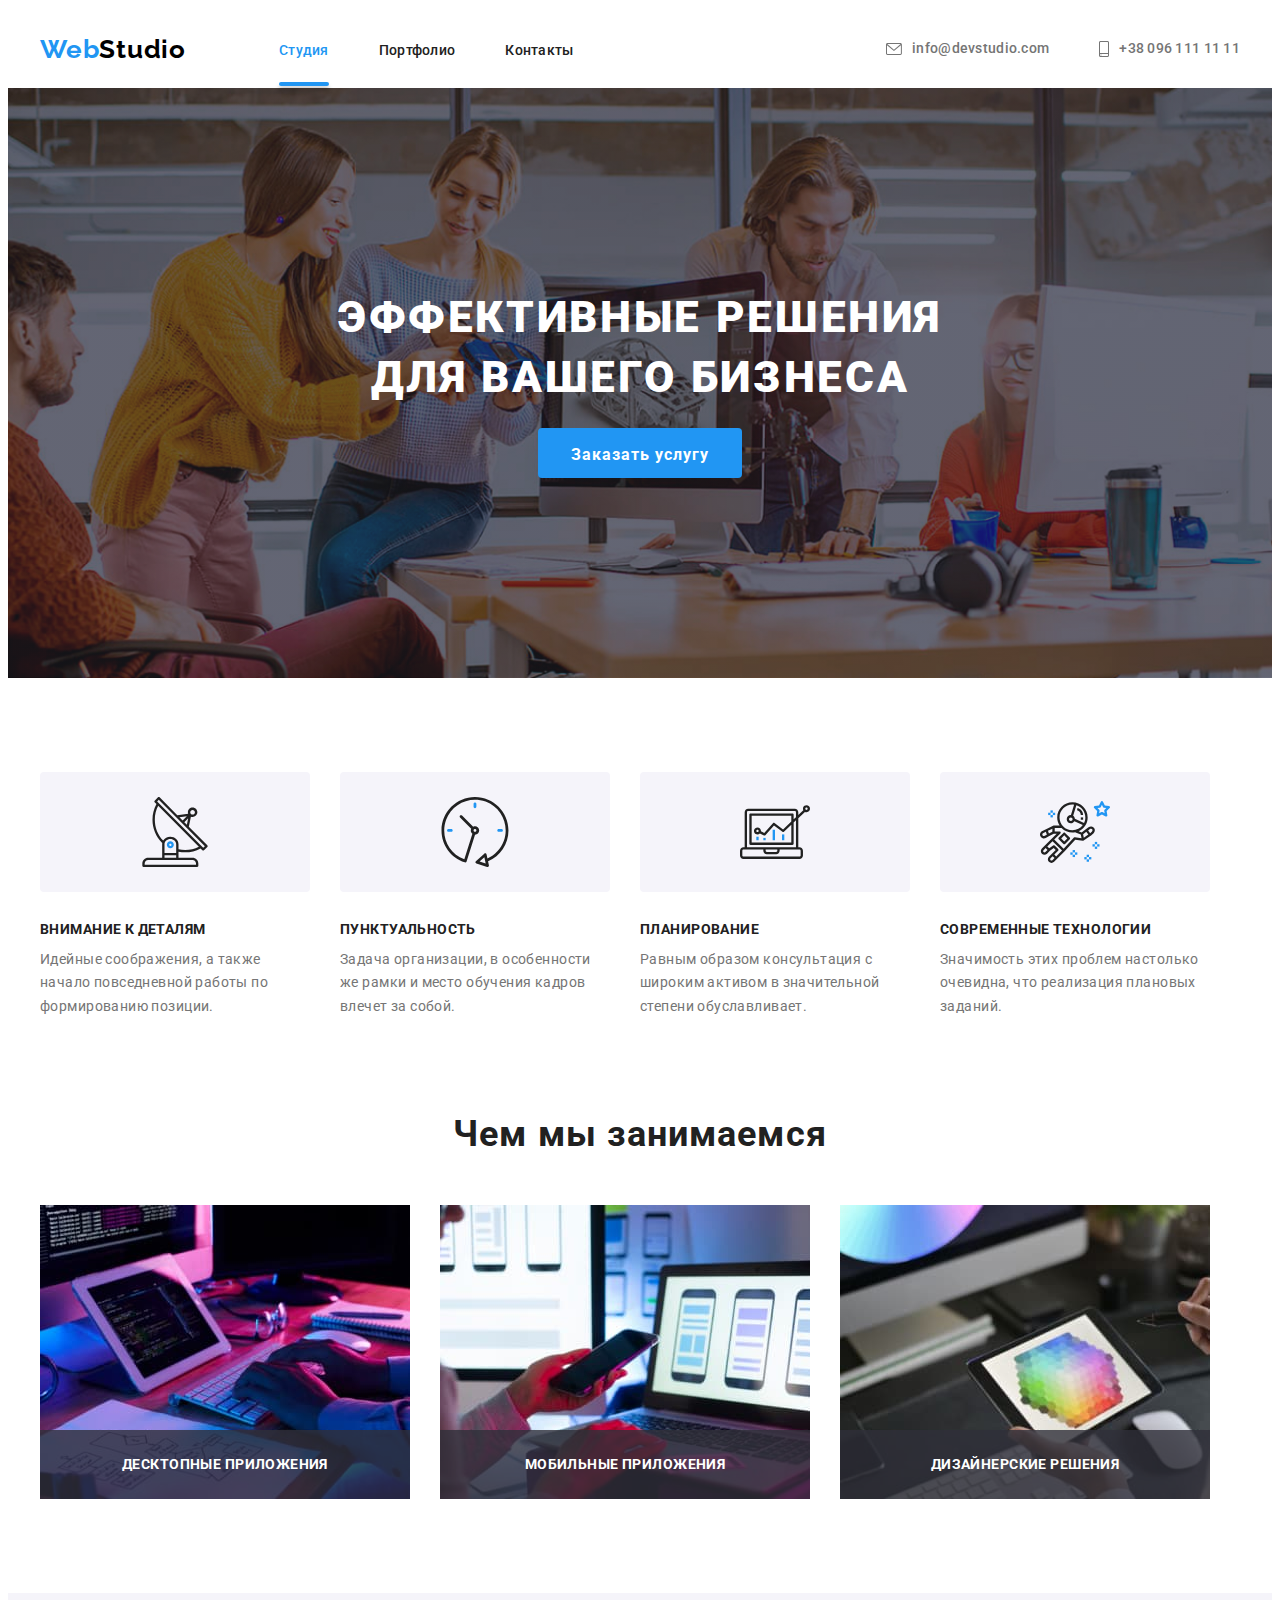
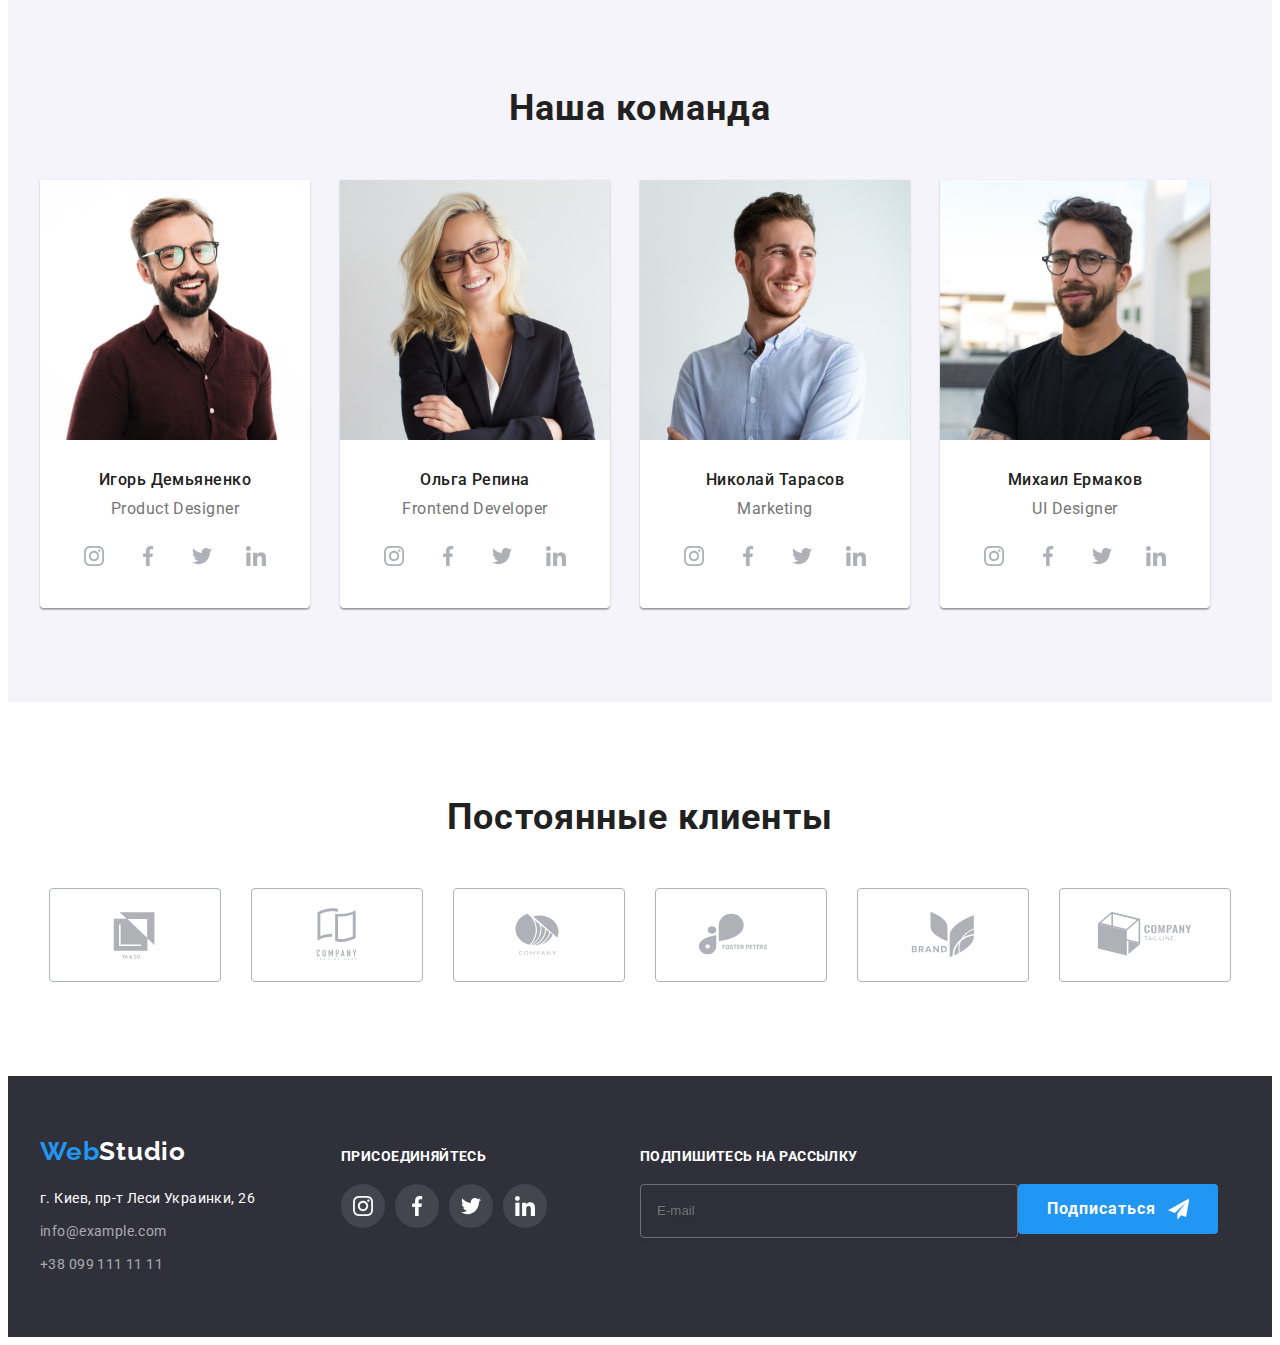
<file: index.html>
<!DOCTYPE html>
<html lang="ru">
  <head>
    <meta charset="UTF-8" />
    <meta http-equiv="X-UA-Compatible" content="IE=edge" />
    <meta name="viewport" content="width=device-width, initial-scale=1.0" />
    <link rel="preconnect" href="https://fonts.googleapis.com" />
    <link rel="preconnect" href="https://fonts.gstatic.com" crossorigin />
    <link
      href="https://fonts.googleapis.com/css2?family=Raleway:wght@700&family=Roboto:wght@400;500;700;900&display=swap"
      rel="stylesheet"
    />
    <link
      rel="stylesheet"
      href="https://cdnjs.cloudflare.com/ajax/libs/modern-normalize/1.1.0/modern-normalize.min.css"
      integrity="sha512-wpPYUAdjBVSE4KJnH1VR1HeZfpl1ub8YT/NKx4PuQ5NmX2tKuGu6U/JRp5y+Y8XG2tV+wKQpNHVUX03MfMFn9Q=="
      crossorigin="anonymous"
      referrerpolicy="no-referrer"
    />
    <title>WebStudio</title>
    <link rel="stylesheet" href="./css/styles.css" />
  </head>
  <body>
    <header class="header">
      <div class="container">
        <nav class="header-nav">
          <a href="./index.html" lang="en" class="logo header-logo"
            ><span class="logo-web">Web</span><span class="logo-studio-header">Studio</span></a
          >
          <ul class="header-list list">
            <li class="header-list-item">
              <a href="./index.html" class="header-link link current">Студия</a>
            </li>
            <li class="header-list-item">
              <a href="./portfolio.html" class="header-link link">Портфолио</a>
            </li>
            <li class="header-list-item"><a href="" class="header-link link">Контакты</a></li>
          </ul>
          <div class="header-contacts">
            <a href="mailto=info@devstudio.com" class="header-mail link">
              <svg class="header-icon" width="16" height="12">
                <use href="./images/icon/icons.svg#icon-envelope"></use>
              </svg>
              info@devstudio.com</a
            >
            <a href="tel=+380961111111" class="header-tel link"
              ><svg class="header-icon" width="10" height="16">
                <use href="./images/icon/icons.svg#icon-smartphone"></use>
              </svg>
              +38 096 111 11 11</a
            >
          </div>
        </nav>
      </div>
    </header>

    <main>
      <section class="hero">
        <h1 class="hero-title">Эффективные решения для вашего бизнеса</h1>
        <button type="button" class="btn" data-modal-open>Заказать услугу</button>
      </section>
      <section class="about">
        <div class="container">
          <h2 class="visually-hidden">Преимущества</h2>
          <ul class="about-list list">
            <li class="about-item">
              <div class="about-icon-list">
                <svg class="about-icon" width="70" height="70">
                  <use href="./images/icon/icons.svg#icon-antenna"></use>
                </svg>
              </div>
              <h3 class="about-list-title">Внимание к деталям</h3>
              <p class="about-list-text">
                Идейные соображения, а также начало повседневной работы по формированию позиции.
              </p>
            </li>
            <li class="about-item">
              <div class="about-icon-list">
                <svg class="about-icon" width="70" height="70">
                  <use href="./images/icon/icons.svg#icon-clock"></use>
                </svg>
              </div>
              <h3 class="about-list-title">Пунктуальность</h3>
              <p class="about-list-text">
                Задача организации, в особенности же рамки и место обучения кадров влечет за собой.
              </p>
            </li>
            <li class="about-item">
              <div class="about-icon-list">
                <svg class="about-icon" width="70" height="70">
                  <use href="./images/icon/icons.svg#icon-diagram"></use>
                </svg>
              </div>
              <h3 class="about-list-title">Планирование</h3>
              <p class="about-list-text">
                Равным образом консультация с широким активом в значительной степени обуславливает.
              </p>
            </li>
            <li class="about-item">
              <div class="about-icon-list">
                <svg class="about-icon" width="70" height="70">
                  <use href="./images/icon/icons.svg#icon-astronaut"></use>
                </svg>
              </div>
              <h3 class="about-list-title">Современные технологии</h3>
              <p class="about-list-text">
                Значимость этих проблем настолько очевидна, что реализация плановых заданий.
              </p>
            </li>
          </ul>
        </div>
      </section>
      <section class="work">
        <div class="container">
          <h2 class="work-title">Чем мы занимаемся</h2>
          <ul class="work-list list">
            <li class="work-list-item">
              <img
                src="./images/work/box-1.jpg"
                alt="руки возле ноутбука"
                width="370"
                height="295"
              />
              <p class="work-item-text">Десктопные приложения</p>
            </li>
            <li class="work-list-item">
              <img
                src="./images/work/box-2.jpg"
                alt="тестирование мобильного приложения"
                width="370"
                height="295"
              />
              <p class="work-item-text">Мобильные приложения</p>
            </li>
            <li class="work-list-item">
              <img src="./images/work/box-3.jpg" alt="цветовая гамма" width="370" height="295" />
              <p class="work-item-text">Дизайнерские решения</p>
            </li>
          </ul>
        </div>
      </section>
      <section class="team">
        <div class="container">
          <h2 class="team-title">Наша команда</h2>
          <ul class="team-list list">
            <li class="team-list-item">
              <img
                src="./images/team/master-1.jpg"
                alt="наш работник Игорь Демьяненко"
                width="270"
                height="260"
              />
              <h3 class="team-list-name">Игорь Демьяненко</h3>
              <p lang="en" class="team-list-prof">Product Designer</p>
              <ul class="team-sos-list list">
                <li class="team-soc-item">
                  <a href="" class="team-soc-link link">
                    <svg class="team-soc-icon" width="20" height="20">
                      <use href="./images/icon/icons.svg#icon-instagram"></use>
                    </svg>
                  </a>
                </li>
                <li class="team-soc-item">
                  <a href="" class="team-soc-link link">
                    <svg class="team-soc-icon" width="20" height="20">
                      <use href="./images/icon/icons.svg#icon-facebook"></use>
                    </svg>
                  </a>
                </li>
                <li class="team-soc-item">
                  <a href="" class="team-soc-link link">
                    <svg class="team-soc-icon" width="20" height="20">
                      <use href="./images/icon/icons.svg#icon-twitter"></use>
                    </svg>
                  </a>
                </li>
                <li class="team-soc-item">
                  <a href="" class="team-soc-link link">
                    <svg class="team-soc-icon" width="20" height="20">
                      <use href="./images/icon/icons.svg#icon-linkedin"></use>
                    </svg>
                  </a>
                </li>
              </ul>
            </li>
            <li class="team-list-item">
              <img
                src="./images/team/master-2.jpg"
                alt="наша работница Ольга Репина"
                width="270"
                height="260"
              />
              <h3 class="team-list-name">Ольга Репина</h3>
              <p lang="en" class="team-list-prof">Frontend Developer</p>
              <ul class="team-sos-list list">
                <li class="team-soc-item">
                  <a href="" class="team-soc-link link">
                    <svg class="team-soc-icon" width="20" height="20">
                      <use href="./images/icon/icons.svg#icon-instagram"></use>
                    </svg>
                  </a>
                </li>
                <li class="team-soc-item">
                  <a href="" class="team-soc-link link">
                    <svg class="team-soc-icon" width="20" height="20">
                      <use href="./images/icon/icons.svg#icon-facebook"></use>
                    </svg>
                  </a>
                </li>
                <li class="team-soc-item">
                  <a href="" class="team-soc-link link">
                    <svg class="team-soc-icon" width="20" height="20">
                      <use href="./images/icon/icons.svg#icon-twitter"></use>
                    </svg>
                  </a>
                </li>
                <li class="team-soc-item">
                  <a href="" class="team-soc-link link">
                    <svg class="team-soc-icon" width="20" height="20">
                      <use href="./images/icon/icons.svg#icon-linkedin"></use>
                    </svg>
                  </a>
                </li>
              </ul>
            </li>
            <li class="team-list-item">
              <img
                src="./images/team/master-3.jpg"
                alt="наш работник Николай Тарасов"
                width="270"
                height="260"
              />
              <h3 class="team-list-name">Николай Тарасов</h3>
              <p lang="en" class="team-list-prof">Marketing</p>
              <ul class="team-sos-list list">
                <li class="team-soc-item">
                  <a href="" class="team-soc-link link">
                    <svg class="team-soc-icon" width="20" height="20">
                      <use href="./images/icon/icons.svg#icon-instagram"></use>
                    </svg>
                  </a>
                </li>
                <li class="team-soc-item">
                  <a href="" class="team-soc-link link">
                    <svg class="team-soc-icon" width="20" height="20">
                      <use href="./images/icon/icons.svg#icon-facebook"></use>
                    </svg>
                  </a>
                </li>
                <li class="team-soc-item">
                  <a href="" class="team-soc-link link">
                    <svg class="team-soc-icon" width="20" height="20">
                      <use href="./images/icon/icons.svg#icon-twitter"></use>
                    </svg>
                  </a>
                </li>
                <li class="team-soc-item">
                  <a href="" class="team-soc-link link">
                    <svg class="team-soc-icon" width="20" height="20">
                      <use href="./images/icon/icons.svg#icon-linkedin"></use>
                    </svg>
                  </a>
                </li>
              </ul>
            </li>
            <li class="team-list-item">
              <img
                src="./images/team/master-4.jpg"
                alt="наш работник Михаил Ермаков"
                width="270"
                height="260"
              />
              <h3 class="team-list-name">Михаил Ермаков</h3>
              <p lang="en" class="team-list-prof">UI Designer</p>
              <ul class="team-sos-list list">
                <li class="team-soc-item">
                  <a href="" class="team-soc-link link">
                    <svg class="team-soc-icon" width="20" height="20">
                      <use href="./images/icon/icons.svg#icon-instagram"></use>
                    </svg>
                  </a>
                </li>
                <li class="team-soc-item">
                  <a href="" class="team-soc-link link">
                    <svg class="team-soc-icon" width="20" height="20">
                      <use href="./images/icon/icons.svg#icon-facebook"></use>
                    </svg>
                  </a>
                </li>
                <li class="team-soc-item">
                  <a href="" class="team-soc-link link">
                    <svg class="team-soc-icon" width="20" height="20">
                      <use href="./images/icon/icons.svg#icon-twitter"></use>
                    </svg>
                  </a>
                </li>
                <li class="team-soc-item">
                  <a href="" class="team-soc-link link">
                    <svg class="team-soc-icon" width="20" height="20">
                      <use href="./images/icon/icons.svg#icon-linkedin"></use>
                    </svg>
                  </a>
                </li>
              </ul>
            </li>
          </ul>
        </div>
      </section>
      <section class="clients">
        <div class="container">
          <h2 class="clients-title">Постоянные клиенты</h2>
          <ul class="clients-list list">
            <li class="clients-item">
              <a href="" class="clients-list-link link">
                <svg class="clients-icon" width="106" height="60">
                  <use href="./images/icon/icons.svg#icon-logoyaco"></use>
                </svg>
              </a>
            </li>
            <li class="clients-item">
              <a href="" class="clients-list-link link">
                <svg class="clients-icon" width="106" height="60">
                  <use href="./images/icon/icons.svg#icon-logotagline"></use>
                </svg>
              </a>
            </li>
            <li class="clients-item">
              <a href="" class="clients-list-link link">
                <svg class="clients-icon" width="106" height="60">
                  <use href="./images/icon/icons.svg#icon-logocompany"></use>
                </svg>
              </a>
            </li>
            <li class="clients-item">
              <a href="" class="clients-list-link link">
                <svg class="clients-icon" width="106" height="60">
                  <use href="./images/icon/icons.svg#icon-logofoster"></use>
                </svg>
              </a>
            </li>
            <li class="clients-item">
              <a href="" class="clients-list-link link">
                <svg class="clients-icon" width="106" height="60">
                  <use href="./images/icon/icons.svg#icon-logobrand"></use>
                </svg>
              </a>
            </li>
            <li class="clients-item">
              <a href="" class="clients-list-link link">
                <svg class="clients-icon" width="106" height="60">
                  <use href="./images/icon/icons.svg#icon-logotag"></use>
                </svg>
              </a>
            </li>
          </ul>
        </div>
      </section>
    </main>
    <footer class="footer">
      <div class="container">
        <div class="address">
          <a href="./index.html" lang="en" class="logo">
            <span class="logo-web">Web</span><span class="logo-studio-footer">Studio</span></a
          >
          <address class="footer-address">
            <ul class="footer-list list">
              <li class="footer-list-item">
                <a href="" class="footer-list-address link">г. Киев, пр-т Леси Украинки, 26</a>
              </li>
              <li class="footer-list-item">
                <a href="mailto=info@example.com" class="footer-mail link">info@example.com</a>
              </li>
              <li class="footer-list-item">
                <a href="tel=+380991111111" class="fotter-tel link">+38 099 111 11 11</a>
              </li>
            </ul>
          </address>
        </div>
        <div class="join">
          <h2 class="join-header">присоединяйтесь</h2>
          <ul class="join-soc-list list">
            <li class="join-soc-item">
              <a href="" class="join-soc-link link">
                <svg class="join-soc-icon" width="20" height="20">
                  <use href="./images/icon/icons.svg#icon-instagram"></use>
                </svg>
              </a>
            </li>
            <li class="join-soc-item">
              <a href="" class="join-soc-link link">
                <svg class="join-soc-icon" width="20" height="20">
                  <use href="./images/icon/icons.svg#icon-facebook"></use>
                </svg>
              </a>
            </li>
            <li class="join-soc-item">
              <a href="" class="join-soc-link link">
                <svg class="join-soc-icon" width="20" height="20">
                  <use href="./images/icon/icons.svg#icon-twitter"></use>
                </svg>
              </a>
            </li>
            <li class="join-soc-item">
              <a href="" class="join-soc-link link">
                <svg class="join-soc-icon" width="20" height="20">
                  <use href="./images/icon/icons.svg#icon-linkedin"></use>
                </svg>
              </a>
            </li>
          </ul>
        </div>
        <div class="subscribe">
          <h2 class="subscribe-header">Подпишитесь на рассылку</h2>
          <div class="subscribe-wrap">
          <form class="footer-modal">
            <label>
                <input type="mail" class="input-footer" placeholder="E-mail">
            </label>
          </form>
          <button type="button" class="btn">Подписаться
            <svg class="footer-modal-icon" width="24" height="24">
              <use href="./images/icon/icons.svg#icon-send"></use>
            </svg>
          </button>
        </div>
        </div>
      </div>
    </footer>
    <div class="backdrop is-hidden" data-modal>
      <div class="modal">
        <button type="button" class="modal-close-btn" data-modal-close>
          <svg class="modal-icon" width="20" height="20">
            <use href="./images/icon/icons.svg#icon-close"></use>
          </svg>
        </button>
        <p class="modal-header">
          Оставьте свои данные, мы вам перезвоним
        </p>
        <form class="modal-form">
          <div class="modal-field">
          <label class="modal-label" for="username">Имя</label>
          <div class="input-wrap">
             <input type="text" class="modal-input" name="username" id="username" required>
              <svg class="input-icon" width="18" height="18">
              <use href="./images/icon/icons.svg#icon-person"></use>
            </svg>
          </div>
          </div>
        <div class="modal-field">
          <label class="modal-label" for="user-tel">Телефон</label>
              <div class="input-wrap">
            <input type="tel" class="modal-input" name="phone-number" id="user-tel" required>
                <svg class="input-icon" width="18" height="18">
              <use href="./images/icon/icons.svg#icon-phone"></use>
            </svg>
              </div>
            </div>
            <div class="modal-field">
          <label class="modal-label" for="user-mail">Почта</label>
          <div class="input-wrap">
            <input type="mail" class="modal-input" name="mail" id="user-mail" required>
            <svg class="input-icon" width="18" height="18">
              <use href="./images/icon/icons.svg#icon-email"></use>
            </svg>
          </div>
          </div>
          <div class="modal-field">
          <label class="modal-label" for="coment">Комментарий</label>
            <textarea class="modal-coment" name="comemt" id="coment" placeholder="Введите текст"></textarea>
          
        </div>
        <div class="modal-field check-wrap">
          <input type="checkbox" name="privacy" id="privacy" class="input-check visually-hidden" required>
          <label for="privacy" class="check-text">
            <span>
            <svg class="check-icon" width="16" height="15">
              <use href="./images/icon/icons.svg#icon-check"></use>
            </svg>
          </span>Соглашаюсь с рассылкой и принимаю &nbsp; <a href="">Условия договора</a></label>
        </div>
          <button type="submit" class="btn modal-btn-send">Отправить</button>
         </form>
      </div>
      </div>

    <script src="./js/modal.js"></script>
  </body>
</html>
</file>
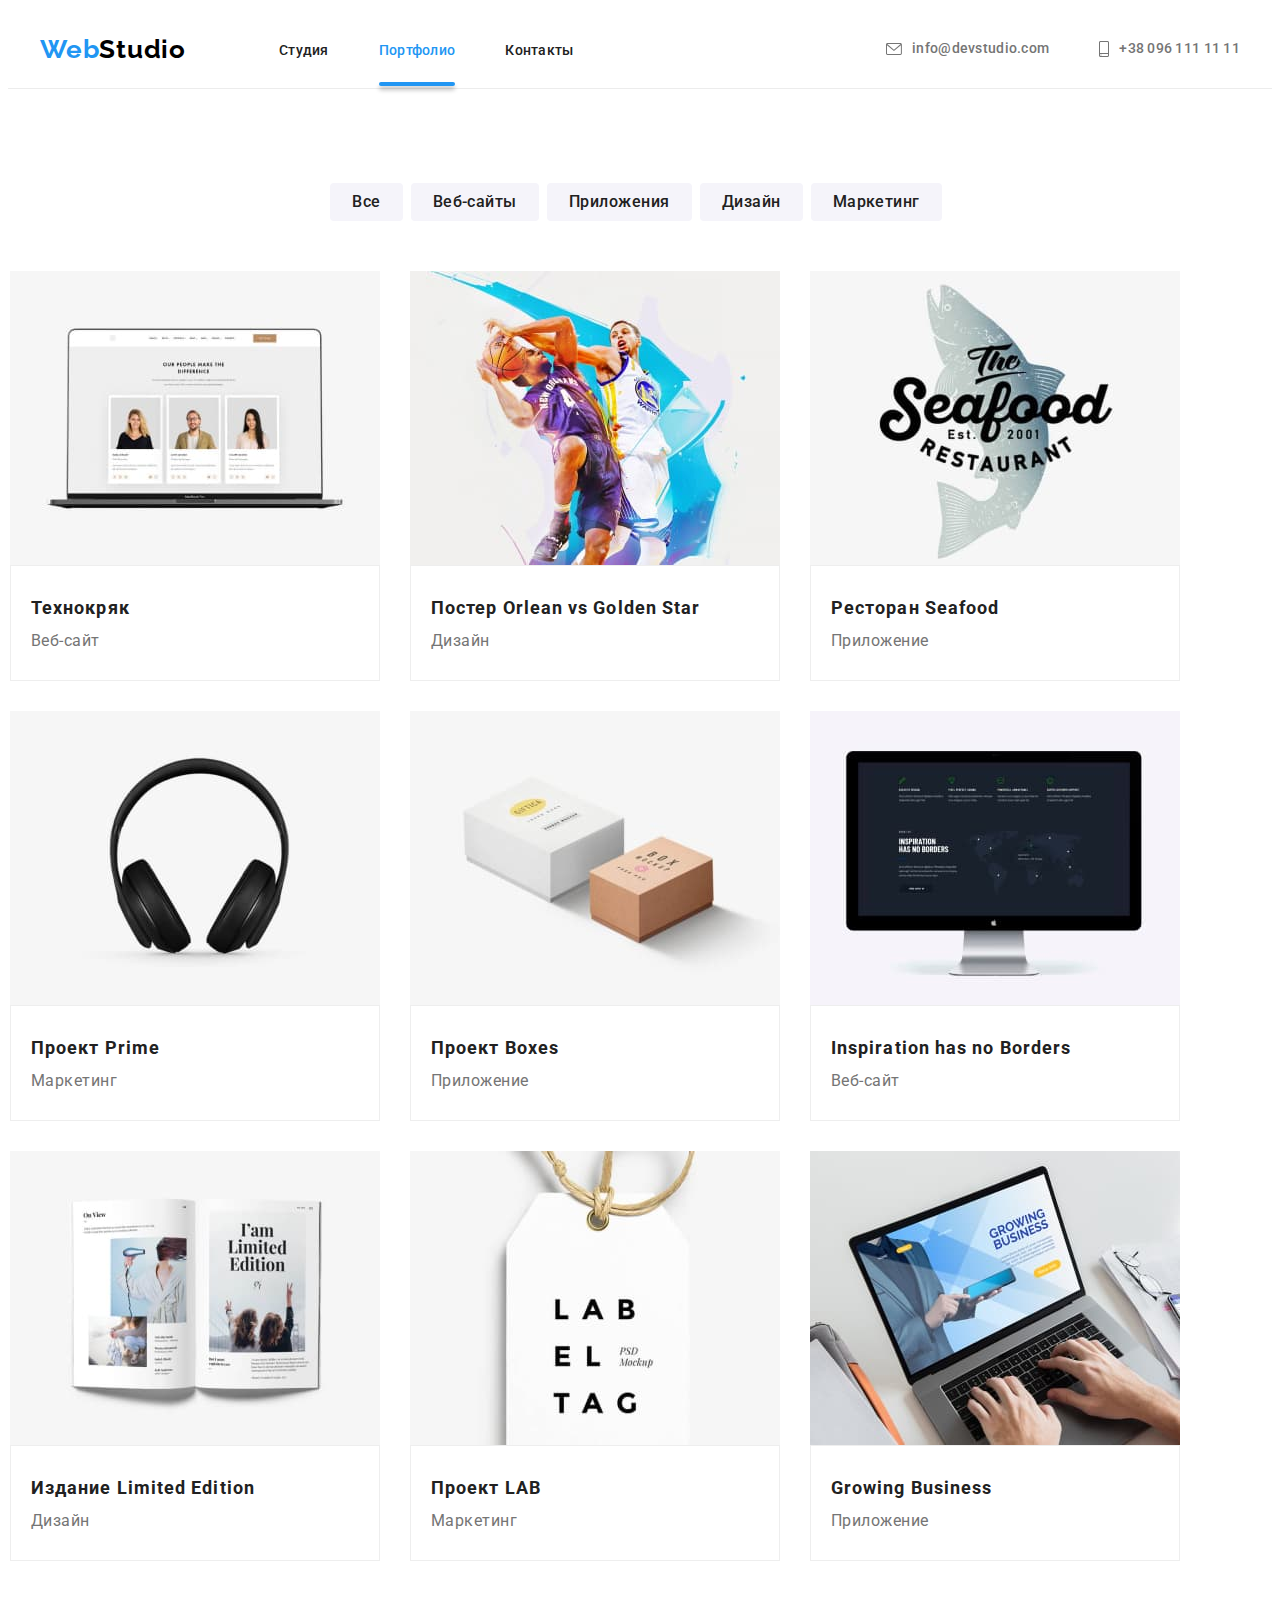
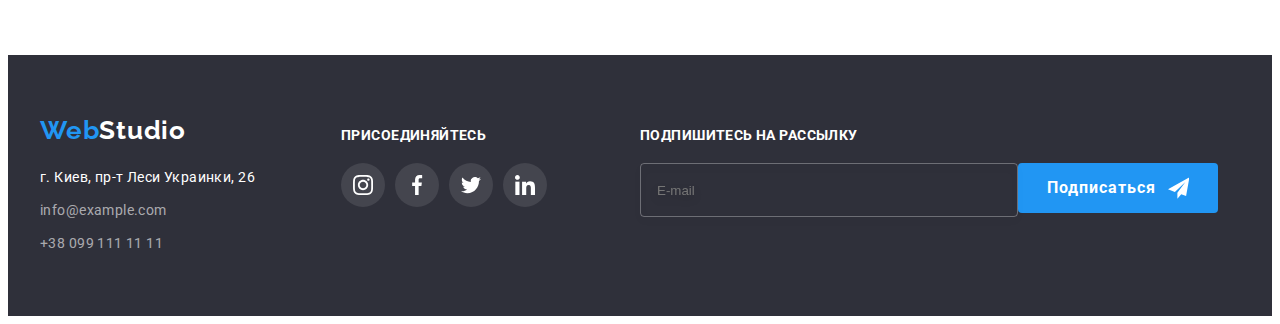
<file: portfolio.html>
<!DOCTYPE html>
<html lang="ru">
  <head>
    <meta charset="UTF-8" />
    <meta http-equiv="X-UA-Compatible" content="IE=edge" />
    <meta name="viewport" content="width=device-width, initial-scale=1.0" />
    <link rel="preconnect" href="https://fonts.googleapis.com" />
    <link rel="preconnect" href="https://fonts.gstatic.com" crossorigin />
    <link
      href="https://fonts.googleapis.com/css2?family=Raleway:wght@700&family=Roboto:wght@400;500;700;900&display=swap"
      rel="stylesheet"
    />
    <link
      rel="stylesheet"
      href="https://cdnjs.cloudflare.com/ajax/libs/modern-normalize/1.1.0/modern-normalize.min.css"
      integrity="sha512-wpPYUAdjBVSE4KJnH1VR1HeZfpl1ub8YT/NKx4PuQ5NmX2tKuGu6U/JRp5y+Y8XG2tV+wKQpNHVUX03MfMFn9Q=="
      crossorigin="anonymous"
      referrerpolicy="no-referrer"
    />
    <title>Portfolio</title>
    <link rel="stylesheet" href="./css/styles.css" />
  </head>
  <body>
    <header class="header border">
      <div class="container">
        <nav class="header-nav">
          <a href="./index.html" lang="en" class="logo header-logo"
            ><span class="logo-web">Web</span><span class="logo-studio-header">Studio</span></a
          >
          <ul class="header-list list">
            <li class="header-list-item">
              <a href="./index.html" class="header-link link">Студия</a>
            </li>
            <li class="header-list-item">
              <a href="./portfolio.html" class="header-link link current">Портфолио</a>
            </li>
            <li class="header-list-item"><a href="" class="header-link link">Контакты</a></li>
          </ul>
          <div class="header-contacts">
            <a href="mailto=info@devstudio.com" class="header-mail link">
              <svg class="header-icon" width="16" height="12">
                <use href="./images/icon/icons.svg#icon-envelope"></use>
              </svg>
              info@devstudio.com</a
            >
            <a href="tel=+380961111111" class="header-tel link"
              ><svg class="header-icon" width="10" height="16">
                <use href="./images/icon/icons.svg#icon-smartphone"></use>
              </svg>
              +38 096 111 11 11</a
            >
          </div>
        </nav>
      </div>
    </header>
    <main>
      <section class="portfolio">
        <div class="container">
          <h1 class="visually-hidden">Примеры работ</h1>
          <ul class="portfolio-btn list">
            <li><button type="button" class="portfolio-btn-item">Все</button></li>
            <li><button type="button" class="portfolio-btn-item">Веб-сайты</button></li>
            <li><button type="button" class="portfolio-btn-item">Приложения</button></li>
            <li><button type="button" class="portfolio-btn-item">Дизайн</button></li>
            <li><button type="button" class="portfolio-btn-item">Маркетинг</button></li>
          </ul>
          <ul class="portfolio-list list">
            <li class="portfolio-list-item">
              <div class="potfolio-top-wrap">
                <img
                  src="./images/portfolio/web-site-1.jpg"
                  alt="ноутбук с сайтом"
                  width="370"
                  height="295"
                />
                <p class="potfolio-overley">
                  Ресурс предлагает комплексные предложения с разным уровнем функционала и сервисов.
                  Все это позволит посетителю получить исчерпывающие сведения о компании или частном
                  лице.
                </p>
              </div>
              <div class="portfolio-img">
                <h2 class="portfolio-list-title">Технокряк</h2>
                <p class="portfolio-list-text">Веб-сайт</p>
              </div>
            </li>
            <li class="portfolio-list-item">
              <div class="potfolio-top-wrap">
                <img
                  src="./images/portfolio/designer-1.jpg"
                  alt="постер Орлеан против Голден стейт"
                  width="370"
                  height="295"
                />
                <p class="potfolio-overley">
                  Ресурс предлагает комплексные предложения с разным уровнем функционала и сервисов.
                  Все это позволит посетителю получить исчерпывающие сведения о компании или частном
                  лице.
                </p>
              </div>
              <div class="portfolio-img">
                <h2 class="portfolio-list-title">
                  Постер <span lang="en">Orlean vs Golden Star</span>
                </h2>
                <p class="portfolio-list-text">Дизайн</p>
              </div>
            </li>
            <li class="portfolio-list-item">
              <div class="potfolio-top-wrap">
                <img
                  src="./images/portfolio/app-1.jpg"
                  alt="логотип ресторана"
                  width="370"
                  height="295"
                />
                <p class="potfolio-overley">
                  Ресурс предлагает комплексные предложения с разным уровнем функционала и сервисов.
                  Все это позволит посетителю получить исчерпывающие сведения о компании или частном
                  лице.
                </p>
              </div>
              <div class="portfolio-img">
                <h2 class="portfolio-list-title">Ресторан <span lang="en">Seafood</span></h2>
                <p class="portfolio-list-text">Приложение</p>
              </div>
            </li>
            <li class="portfolio-list-item">
              <div class="potfolio-top-wrap">
                <img
                  src="./images/portfolio/marketing-1.jpg"
                  alt="наушники"
                  width="370"
                  height="295"
                />
                <p class="potfolio-overley">
                  Ресурс предлагает комплексные предложения с разным уровнем функционала и сервисов.
                  Все это позволит посетителю получить исчерпывающие сведения о компании или частном
                  лице.
                </p>
              </div>
              <div class="portfolio-img">
                <h2 class="portfolio-list-title">Проект <span lang="en">Prime</span></h2>
                <p class="portfolio-list-text">Маркетинг</p>
              </div>
            </li>
            <li class="portfolio-list-item">
              <div class="potfolio-top-wrap">
                <img
                  src="./images/portfolio/app-2.jpg"
                  alt="две коробки"
                  width="370"
                  height="295"
                />
                <p class="potfolio-overley">
                  Ресурс предлагает комплексные предложения с разным уровнем функционала и сервисов.
                  Все это позволит посетителю получить исчерпывающие сведения о компании или частном
                  лице.
                </p>
              </div>
              <div class="portfolio-img">
                <h2 class="portfolio-list-title">Проект <span lang="en">Boxes</span></h2>
                <p class="portfolio-list-text">Приложение</p>
              </div>
            </li>
            <li class="portfolio-list-item">
              <div class="potfolio-top-wrap">
                <img
                  src="./images/portfolio/web-site-2.jpg"
                  alt="экран с сайтом"
                  width="370"
                  height="295"
                />
                <p class="potfolio-overley">
                  Ресурс предлагает комплексные предложения с разным уровнем функционала и сервисов.
                  Все это позволит посетителю получить исчерпывающие сведения о компании или частном
                  лице.
                </p>
              </div>
              <div class="portfolio-img">
                <h2 class="portfolio-list-title" lang="en">Inspiration has no Borders</h2>
                <p class="portfolio-list-text">Веб-сайт</p>
              </div>
            </li>
            <li class="portfolio-list-item">
              <div class="potfolio-top-wrap">
                <img
                  src="./images/portfolio/designer-2.jpg"
                  alt="развернутый журнал"
                  width="370"
                  height="295"
                />
                <p class="potfolio-overley">
                  Ресурс предлагает комплексные предложения с разным уровнем функционала и сервисов.
                  Все это позволит посетителю получить исчерпывающие сведения о компании или частном
                  лице.
                </p>
              </div>
              <div class="portfolio-img">
                <h2 class="portfolio-list-title">Издание <span lang="en">Limited Edition</span></h2>
                <p class="portfolio-list-text">Дизайн</p>
              </div>
            </li>
            <li class="portfolio-list-item">
              <div class="potfolio-top-wrap">
                <img
                  src="./images/portfolio/marketing-2.jpg"
                  alt="бирка с логотипом"
                  width="370"
                  height="295"
                />
                <p class="potfolio-overley">
                  Ресурс предлагает комплексные предложения с разным уровнем функционала и сервисов.
                  Все это позволит посетителю получить исчерпывающие сведения о компании или частном
                  лице.
                </p>
              </div>
              <div class="portfolio-img">
                <h2 class="portfolio-list-title">Проект <span lang="en">LAB</span></h2>
                <p class="portfolio-list-text">Маркетинг</p>
              </div>
            </li>
            <li class="portfolio-list-item">
              <div class="potfolio-top-wrap">
                <img
                  src="./images/portfolio/app-3.jpg"
                  alt="ноутбук с сайтом"
                  width="370"
                  height="295"
                />
                <p class="potfolio-overley">
                  Ресурс предлагает комплексные предложения с разным уровнем функционала и сервисов.
                  Все это позволит посетителю получить исчерпывающие сведения о компании или частном
                  лице.
                </p>
              </div>
              <div class="portfolio-img">
                <h2 class="portfolio-list-title" lang="en">Growing Business</h2>
                <p class="portfolio-list-text">Приложение</p>
              </div>
            </li>
          </ul>
        </div>
      </section>
    </main>
    <footer class="footer">
      <div class="container">
        <div class="address">
          <a href="./index.html" lang="en" class="logo">
            <span class="logo-web">Web</span><span class="logo-studio-footer">Studio</span></a
          >
          <address class="footer-address">
            <ul class="footer-list list">
              <li class="footer-list-item">
                <a href="" class="footer-list-address link">г. Киев, пр-т Леси Украинки, 26</a>
              </li>
              <li class="footer-list-item">
                <a href="mailto=info@example.com" class="footer-mail link">info@example.com</a>
              </li>
              <li class="footer-list-item">
                <a href="tel=+380991111111" class="fotter-tel link">+38 099 111 11 11</a>
              </li>
            </ul>
          </address>
        </div>
        <div class="join">
          <h3 class="join-header">присоединяйтесь</h3>
          <ul class="join-soc-list list">
            <li class="join-soc-item">
              <a href="" class="join-soc-link link">
                <svg class="join-soc-icon" width="20" height="20">
                  <use href="./images/icon/icons.svg#icon-instagram"></use>
                </svg>
              </a>
            </li>
            <li class="join-soc-item">
              <a href="" class="join-soc-link link">
                <svg class="join-soc-icon" width="20" height="20">
                  <use href="./images/icon/icons.svg#icon-facebook"></use>
                </svg>
              </a>
            </li>
            <li class="join-soc-item">
              <a href="" class="join-soc-link link">
                <svg class="join-soc-icon" width="20" height="20">
                  <use href="./images/icon/icons.svg#icon-twitter"></use>
                </svg>
              </a>
            </li>
            <li class="join-soc-item">
              <a href="" class="join-soc-link link">
                <svg class="join-soc-icon" width="20" height="20">
                  <use href="./images/icon/icons.svg#icon-linkedin"></use>
                </svg>
              </a>
            </li>
          </ul>
        </div>
        <div class="subscribe">
          <h2 class="subscribe-header">Подпишитесь на рассылку</h2>
          <div class="subscribe-wrap">
          <form class="footer-modal">
            <label>
                <input type="mail" class="input-footer" placeholder="E-mail">
            </label>
          </form>
          <button type="button" class="btn">Подписаться
            <svg class="footer-modal-icon" width="24" height="24">
              <use href="./images/icon/icons.svg#icon-send"></use>
            </svg>
          </button>
        </div>
      </div>
    </footer>
  </body>
</html>
</file>
<file: css/styles.css>
html {
  box-sizing: border-box;
}

:root {
  --link-color: #2196f3;
  --title-color: #212121;
  --text-color: #757575;
  --btn-text-color: #ffffff;
  --btn-background-color: #2196f3;
  --footer-background: #2f303a;
  --icon-color: #afb1b8;
  --about-icon-color: #f5f4fa;
}

body {
  font-family: Roboto, serif;
  color: var(--title-color);
}

h1,
h2,
h3,
h4,
h5,
h6,
p {
  margin: 0;
}

ul {
  list-style: none;
  margin: 0;
  padding-left: 0;
}

img {
  display: block;
  max-width: 100%;
  height: auto;
}

.visually-hidden {
  position: absolute;
  white-space: nowrap;
  width: 1px;
  height: 1px;
  overflow: hidden;
  border: 0;
  padding: 0;
  clip: rect(0 0 0 0);
  clip-path: inset(50%);
  margin: -1px;
}

.container {
  margin: 0 auto;
  width: 1200px;
  padding-left: 15px;
  padding-right: 15px;
}

section {
  padding-top: 94px;
  padding-bottom: 94px;
}

.link,
.link:hover,
.link:focus {
  text-decoration: none;
  color: var(--link-color);
}

/* ----------------HEADER--------------------- */

.header-list {
  display: flex;
  align-items: center;
}

.header-nav {
  display: flex;
  align-items: center;
  padding-top: 26px;
  padding-bottom: 23px;
}

.logo {
  font-family: 'Raleway';
  font-style: normal;
  font-weight: 700;
  font-size: 26px;
  line-height: 1.19;
  letter-spacing: 0.03em;
  color: #000000;
  text-decoration: none;
}
.logo-web {
  color: var(--link-color);
}

.logo-studio-header {
  color: #000000;
}

.header-logo {
  margin-right: 93px;
}

.logo-studio-footer {
  color: #ffffff;
}

.header-list-item:not(:last-child) {
  margin-right: 50px;
}

.header-link {
  font-weight: 500;
  font-size: 14px;
  line-height: 1.14;
  letter-spacing: 0.02em;
  color: inherit;
  padding-bottom: 32px;
  padding-top: 32px;
}

.current {
  position: relative;
  color: var(--link-color);
}

.current::after {
  content: '';
  position: absolute;
  bottom: 4px;
  display: block;
  width: 100%;
  height: 4px;
  border-radius: 2px;
  background-color: var(--link-color);
  box-shadow: 0px 4px 4px rgba(0, 0, 0, 0.25);
}

.header-mail,
.header-tel {
  display: flex;
  font-weight: 500;
  font-size: 14px;
  line-height: 1.14;
  letter-spacing: 0.02em;
  color: var(--text-color);
}

.header-mail {
  margin-right: 50px;
}

.header-contacts {
  display: flex;
  margin-left: auto;
}

.header-icon {
  align-self: center;
  margin-right: 10px;
  fill: var(--text-color);
}

.header-contacts > a.link:hover .header-icon,
.header-contacts > a.link:focus .header-icon {
  fill: var(--link-color);
}

.link {
  transition: background-color 250ms cubic-bezier(0.4, 0, 0.2, 1),
    color 250ms cubic-bezier(0.4, 0, 0.2, 1);
}

/* ---------------------HERO--------------------- */

.hero {
  background-color: #2f303a;
  background-image: linear-gradient(rgba(47, 48, 58, 0.4), rgba(47, 48, 58, 0.4)),
    url(../images/icon/background-hero.jpg);
  background-repeat: no-repeat;
  background-position: center;
  background-size: cover;
  text-align: center;
  padding-top: 200px;
  padding-bottom: 200px;
}

.hero-title {
  font-weight: 900;
  font-size: 44px;
  line-height: 1.36;
  letter-spacing: 0.06em;
  text-transform: uppercase;
  color: #ffffff;
  margin-top: 0;
  margin-bottom: 20px;
  width: 696px;
  margin-left: auto;
  margin-right: auto;
}

.btn {
  min-width: 200px;
  height: 50px;
  font-family: inherit;
  font-style: normal;
  font-weight: 700;
  font-size: 16px;
  line-height: 1.88;
  align-items: center;
  text-align: center;
  letter-spacing: 0.06em;
  color: var(--btn-text-color);
  background: var(--btn-background-color);
  cursor: pointer;
  border-radius: 4px;
  padding: 11px 32px;
  border: 1px solid transparent;
  transition: background-color 250ms cubic-bezier(0.4, 0, 0.2, 1);
}

.btn:hover {
  background: #188ce8;
}

/* ---------------------ABOUT--------------------- */

.about-list {
  display: flex;
}

.about-item {
  margin-left: 30px;
}

.about-item:first-child {
  margin-left: 0;
}

.about-item .about-list-title {
  font-weight: 700;
  font-size: 14px;
  line-height: 1.14;
  letter-spacing: 0.03em;
  text-transform: uppercase;
  color: inherit;
  margin-bottom: 10px;
}

.about-list-text {
  font-size: 14px;
  line-height: 1.71;
  letter-spacing: 0.03em;
  color: var(--text-color);
  width: 270px;
}

.about-icon-list {
  display: flex;
  justify-content: center;
  align-items: center;
  width: 270px;
  height: 120px;
  background-color: var(--about-icon-color);
  margin-bottom: 30px;
  border-radius: 4px;
}

/* ---------------------WORK--------------------- */

.work {
  padding-top: 0;
}

.work-title,
.team-title,
.clients-title {
  font-weight: 700;
  font-size: 36px;
  line-height: 1.17;
  text-align: center;
  letter-spacing: 0.03em;
  color: inherit;
  margin-bottom: 50px;
}

.work-list {
  display: flex;
}

.work-list-item {
  position: relative;
}

.work-list-item + .work-list-item {
  margin-left: 30px;
}

.work-item-text {
  position: absolute;
  content: '';
  bottom: 0;
  color: var(--btn-text-color);
  font-weight: 700;
  font-size: 14px;
  line-height: 1.14;
  text-align: center;
  letter-spacing: 0.03em;
  text-transform: uppercase;
  width: 100%;
  display: block;
  padding: 27px 0;
  background: rgba(47, 48, 58, 0.8);
}
/* ---------------------TEAM--------------------- */

.team {
  background: #f5f4fa;
}

.team-list {
  display: flex;
}

.team-list-item {
  box-shadow: 0px 1px 3px rgba(0, 0, 0, 0.12), 0px 1px 1px rgba(0, 0, 0, 0.14),
    0px 2px 1px rgba(0, 0, 0, 0.2);
  text-align: center;
  padding-bottom: 30px;
  background-color: #ffffff;
  border-radius: 0px 0px 4px 4px;
}

.team-list-item:not(:first-child) {
  margin-left: 30px;
}

.team-list-name {
  font-weight: 500;
  font-size: 16px;
  line-height: 1.19;
  letter-spacing: 0.03em;
  color: inherit;
  margin-top: 30px;
  margin-bottom: 10px;
}

.team-list-prof {
  font-size: 16px;
  line-height: 1.19;
  letter-spacing: 0.03em;
  color: var(--text-color);
  margin-bottom: 16px;
}

.team-sos-list {
  display: flex;
  justify-content: center;
}

.team-soc-item {
  width: 44px;
  height: 44px;
  margin-left: 10px;
}

.team-soc-item:first-child {
  margin-left: 0;
}

.team-soc-link {
  display: flex;
  align-items: center;
  justify-content: center;
  width: 100%;
  height: 100%;
  border-radius: 50%;
  color: var(--icon-color);
}

.team-soc-icon {
  fill: currentColor;
}

.team-soc-link:hover,
.team-soc-link:focus {
  background-color: var(--btn-background-color);
  color: var(--btn-text-color);
}

/* ---------------------CLIENTS-------------------------*/

.clients-list {
  display: flex;
  justify-content: center;
}

.clients-item {
  width: 170px;
  height: 92px;
  margin-left: 30px;
  border: 1px solid var(--icon-color);
  border-radius: 4px;
}

.clients-item:first-child {
  margin-left: 0;
}

.clients-list-link {
  display: flex;
  align-items: center;
  justify-content: center;
  width: 100%;
  height: 100%;
  border-radius: 4px;
  color: var(--icon-color);
}

.clients-icon {
  fill: currentColor;
}

.clients-list-link:hover,
.clients-list-link:focus {
  color: var(--link-color);
  border: 1px solid var(--link-color);
  transition: color 250ms cubic-bezier(0.4, 0, 0.2, 1),
    border 250ms cubic-bezier(0.4, 0, 0.2, 1);
}

/* ---------------------FOTTER--------------------- */

.footer {
  background: var(--footer-background);
  padding-top: 60px;
  padding-bottom: 60px;
}
.address{
  min-width: 231px;
}

.footer-list {
  margin-top: 20px;
}

.footer-list-item:not(:last-child) {
  margin-bottom: 9px;
}

.footer-list-address {
  font-family: inherit;
  font-style: normal;
  font-size: 14px;
  line-height: 1.71;
  letter-spacing: 0.03em;
  color: #ffffff;
  margin-bottom: 9px;
}

.footer-mail,
.fotter-tel {
  font-family: inherit;
  font-style: normal;
  font-size: 14px;
  line-height: 1.71;
  letter-spacing: 0.03em;
  color: rgba(255, 255, 255, 0.6);
}

.footer .container {
  display: flex;
}

.join {
  margin-left: 70px;
  align-items: center;
}

.join-header {
  font-weight: 700;
  font-size: 14px;
  line-height: 16px;
  letter-spacing: 0.03em;
  text-transform: uppercase;
  color: #ffffff;
  margin-bottom: 20px;
  padding-top: 12px;
}

.join-soc-list {
  display: flex;
  justify-content: center;
}

.join-soc-item {
  width: 44px;
  height: 44px;
  margin-left: 10px;
}

.join-soc-item:first-child {
  margin-left: 0;
}

.join-soc-link {
  display: flex;
  align-items: center;
  justify-content: center;
  width: 100%;
  height: 100%;
  border-radius: 50%;
  background-color: rgba(255, 255, 255, 0.1);
  color: var(--btn-text-color);
}

.join-soc-icon {
  fill: currentColor;
}

.join-soc-link:hover,
.join-soc-link:focus {
  background-color: var(--btn-background-color);
  color: var(--btn-text-color);
}

.subscribe{
  width: 570px;
  margin-left: 93px;
}

.subscribe-wrap{
  display: flex;
  justify-content: space-between
}

.subscribe-header {
  font-weight: 700;
  font-size: 14px;
  line-height: 16px;
  letter-spacing: 0.03em;
  text-transform: uppercase;
  color: #ffffff;
  margin-bottom: 20px;
  padding-top: 12px;
}

.input-footer{
  width: 358px;
  height: 50px;
  background-color: transparent;
  border: 1px solid rgba(255, 255, 255, 0.3);
  filter: drop-shadow(0px 4px 4px rgba(0, 0, 0, 0.15));
  border-radius: 4px;
  padding-left: 16px;
  color: var(--btn-text-color);
}

.input-footer::placeholder{
  padding-top: 15px;
}

.subscribe button{
  padding: 10px 28px;
  display: flex;

}

.footer-modal-icon{
  fill: var(--btn-text-color);
  margin-left: 12px;
}

/* ------------------------------------------Modal---------------------------- */


.backdrop {
  position: fixed;
  width: 100%;
  height: 100%;
  left: 0;
  top: 0;
  background: rgba(0, 0, 0, 0.2);
  transition: opacity 250ms cubic-bezier(0.4, 0, 0.2, 1),
    visibility 250ms cubic-bezier(0.4, 0, 0.2, 1);
}

.backdrop.is-hidden .modal {
  transform: translate(50%, 0) scale(0);
}
.modal {
  position: absolute;
  width: 528px;
  min-height: 581px;
  left: 50%;
  top: 50%;
  transform: translate(-50%, -50%) scale(1);
  background: #ffffff;
  box-shadow: 0px 1px 3px rgba(0, 0, 0, 0.12), 0px 1px 1px rgba(0, 0, 0, 0.14),
    0px 2px 1px rgba(0, 0, 0, 0.2);
  border-radius: 4px;
  transition: transform 250ms cubic-bezier(0.4, 0, 0.2, 1);
  padding: 40px;
}

.modal-close-btn {
  position: absolute;
  top: 8px;
  right: 8px;
  width: 30px;
  height: 30px;
  border: 1px solid rgba(0, 0, 0, 0.1);
  border-radius: 50%;
  display: flex;
  justify-content: center;
  align-items: center;
  background: transparent;
  padding: 6px;
  cursor: pointer;
}


.modal-icon:hover,
.modal-icon:focus {
  fill: var(--btn-background-color);
  transition: fill 250ms cubic-bezier(0.4, 0, 0.2, 1);
}

.is-hidden {
  opacity: 0;
  visibility: hidden;
  pointer-events: none;
}

.modal-header{
  font-weight: 700;
  font-size: 20px;
  line-height: calc(30 / 20);
  text-align: center;
  letter-spacing: 0.03em;
  color: var(--title-color);
  margin-bottom: 12px;
}


.modal-label{
  display: block;
  font-size: 12px;
  line-height: calc(14 / 12);
  letter-spacing: 0.01em;
  color: var(--text-color);
  margin-bottom: 4px;
}

.modal-field:nth-child(-n+3){
  margin-bottom: 10px;
}

.input-wrap{
  position: relative;
}

.modal-input{
  width: 100%;
  height: 40px;
  border: 1px solid rgba(33, 33, 33, 0.2);
  border-radius: 4px;
  background-color: transparent;
  padding-left: 42px;
  outline: transparent;
  cursor: pointer;
}

.modal-input:hover,
.modal-input:focus {
  outline: 1px solid var(--btn-background-color);
  border-color: var(--btn-background-color);
  transition: outline 250ms cubic-bezier(0.4, 0, 0.2, 1),
    border-color 250ms cubic-bezier(0.4, 0, 0.2, 1);
}

.modal-input:hover + .input-icon,
.modal-input:focus + .input-icon {
  fill: var(--btn-background-color);
  transition: fill 250ms cubic-bezier(0.4, 0, 0.2, 1),
}

.input-icon{
  position: absolute;
  left: 12px; 
  top: 50%;
  transform: translateY(-50%);
}

.modal-coment{
  width: 100%;
  height: 138px;
  border: 1px solid rgba(33, 33, 33, 0.2);
  border-radius: 4px;
  background-color: transparent;
  padding: 12px 16px;
  resize: none;
}

.modal-field:nth-child(4){
  margin-bottom: 20px;
}

.modal-coment::placeholder {
  font-size: 12px;
  line-height: calc(14 / 12);
  letter-spacing: 0.01em;
  color: rgba(117, 117, 117, 0.5);
}

.modal-coment:hover,
.modal-coment:focus{
  outline: 1px solid var(--btn-background-color);
  border-color: var(--btn-background-color);
  transition: outline 250ms cubic-bezier(0.4, 0, 0.2, 1),
    border-color 250ms cubic-bezier(0.4, 0, 0.2, 1);
}

.check-text{
  font-size: 14px;
  line-height: calc(24 / 14);
  letter-spacing: 0.03em;
  color: var(--text-color);
  display: flex;
  align-items: center;
  justify-content: center;
}

.check-text a {
  color: var(--link-color);
}

.check-text span{
  border: 1px solid var(--title-color);
  margin-right: 7px;
  display: flex;
  justify-content: center;
  align-items: center;
}

.check-icon {
  fill: transparent;
  padding: 2px;
}

.input-check:checked + .check-text span{
  background-color: var(--btn-background-color) ;
  border: none;
  border-radius: 2px;
}


.input-check:checked + .check-text .check-icon {
  fill: var(--btn-text-color);
}

.modal-field:nth-child(5){
  margin-bottom: 30px;
}

.modal-btn-send{
  display: block;
  margin: 0 auto;
}




/* .check-text::before{
  content: '';
  width: 16px;
  height: 15px;
  border: 1px solid var(--title-color);
  margin-right: 7px;

}

.input-check:checked + .check-text::before{
  background-color: var(--btn-background-color) ;
  background-image: url(../images/icon/check.svg);
  background-repeat: no-repeat;
  background-position: center;
  border: none;
} */

/*--------------------------PORTFOLIO--------------------- */
.border {
  border-bottom: 1px solid #ececec;
}

.portfolio-btn {
  display: flex;
  justify-content: center;
  margin-bottom: 50px;
}

.portfolio-btn-item {
  font-family: inherit;
  font-style: normal;
  font-weight: 500;
  font-size: 16px;
  line-height: 1.63;
  text-align: center;
  letter-spacing: 0.03em;
  color: #212121;
  cursor: pointer;
  border-radius: 4px;
  background: #f5f4fa;
  border: transparent;
  margin-right: 8px;
  padding: 6px 22px;
  transition: background-color 250ms cubic-bezier(0.4, 0, 0.2, 1),
    color 250ms cubic-bezier(0.4, 0, 0.2, 1), box-shadow 250ms cubic-bezier(0.4, 0, 0.2, 1);
}

.portfolio-btn-item:hover,
.portfolio-btn-item:focus {
  background: var(--btn-background-color);
  color: var(--btn-text-color);
  box-shadow: 0px 3px 1px rgba(0, 0, 0, 0.1), 0px 1px 2px rgba(0, 0, 0, 0.08),
    0px 2px 2px rgba(0, 0, 0, 0.12);
}

.portfolio-list {
  display: flex;
  flex-wrap: wrap;
  margin-left: -30px;
}

.portfolio-list-item {
  margin-left: 30px;
  margin-bottom: 30px;
  border-bottom-width: 1px;
  transition: box-shadow 250ms cubic-bezier(0.4, 0, 0.2, 1);
}

.portfolio-list-item:nth-child(3n + 1) {
  margin-left: 0;
}

.portfolio-list-item:nth-child(n + 7) {
  margin-bottom: 0;
}

.portfolio-list-item:hover {
  box-shadow: 0px 1px 1px rgba(0, 0, 0, 0.12), 0px 4px 4px rgba(0, 0, 0, 0.06),
    1px 4px 6px rgba(0, 0, 0, 0.16);
}

.potfolio-top-wrap {
  position: relative;
  overflow: hidden;
}

.portfolio-list-item:hover .potfolio-overley {
  transform: translateY(0);
}
.potfolio-overley {
  position: absolute;
  top: 0;
  font-size: 18px;
  line-height: 1.56;
  letter-spacing: 0.03em;
  text-align: center;
  color: #ffffff;
  background: rgba(33, 150, 243, 0.9);
  padding: 63px 24px;
  height: 100%;
  transform: translateY(100%);
  transition: transform 250ms cubic-bezier(0.4, 0, 0.2, 1);
}

.portfolio-img {
  padding: 24px 20px;
  border: 1px solid #eeeeee;
}

.portfolio-list-title {
  font-weight: 700;
  font-size: 18px;
  line-height: 2;
  letter-spacing: 0.06em;
  color: inherit;
}

.portfolio-list-text {
  font-size: 16px;
  line-height: 1.88;
  letter-spacing: 0.03em;
  color: var(--text-color);
}
</file>
